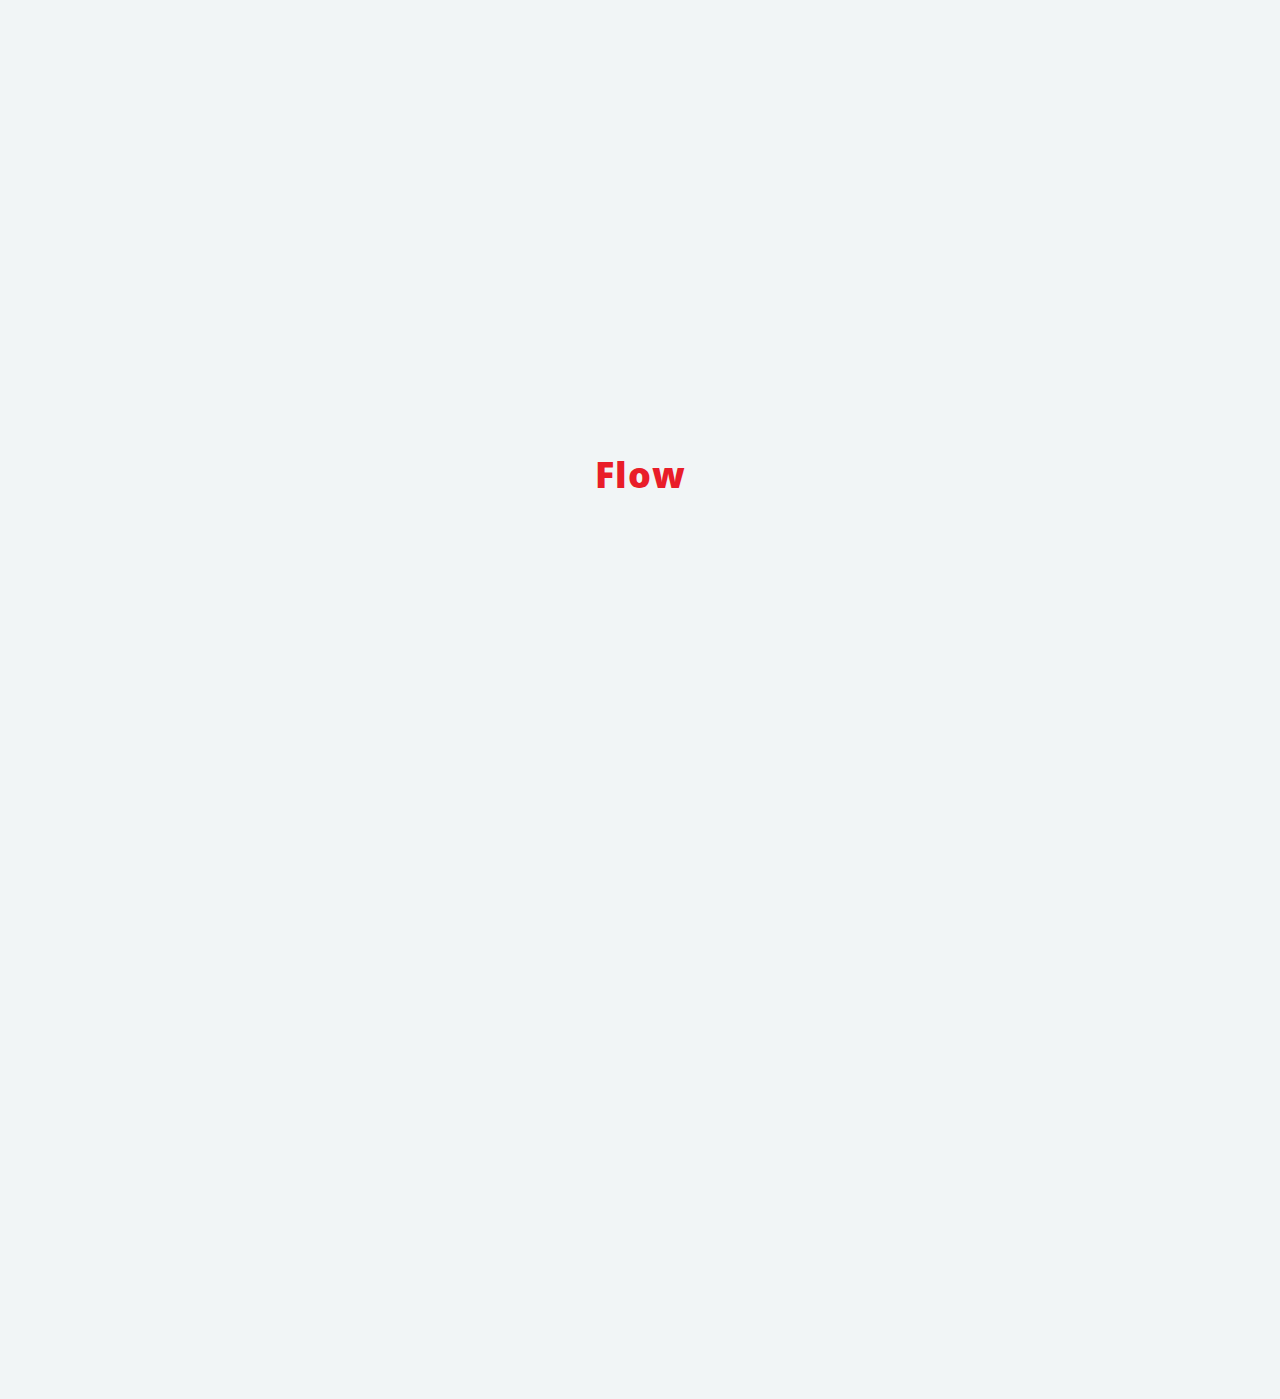
<file: index.html>
<!DOCTYPE html>
<html lang="en">
<head>
    <meta charset="UTF-8">
    <meta name="viewport" content="width=device-width, initial-scale=1.0">
    <meta http-equiv="X-UA-Compatible" content="ie=edge">
    <title>Flow</title>
    <link rel="stylesheet" href="assets/css/owl.carousel.min.css">
    <link rel="stylesheet" href="assets/css/owl.theme.default.min.css">
    <link rel="stylesheet" type="text/css" media="screen" href="assets/css/style.css" />
</head>
<body>
    <div class="splash-screen">
        <div class="splash-screen-font">Flow</div>
    </div>

    <div class="wrapper container no-padding">
        <div class="landing-slider owl-carousel owl-theme">
            <div class="item">
                <div class="slider-home-image" style="background-image:url('assets/images/people-1.jpg');"> 
                </div>
                <div class="slider-home-content">
                    <p class="slider-home-content-head">Welcome!</p>
                    <p class="slider-home-content-desc">Never ever think of giving up. Winners never quit and quitters never win.</p>
                </div>
            </div>
            <div class="item">
                <div class="slider-home-image" style="background-image:url('assets/images/people-2.jpg');"> 
                </div>
                <div class="slider-home-content">
                    <p class="slider-home-content-head">Hold your horses!</p>
                    <p class="slider-home-content-desc">Never ever think of giving up. Winners never quit and quitters never win.</p>
                </div>
            </div>
            <div class="item">
                <div class="slider-home-image" style="background-image:url('assets/images/people-1.jpg');"> 
                </div>
                <div class="slider-home-content">
                    <p class="slider-home-content-head">Hold your horses!</p>
                    <p class="slider-home-content-desc">Never ever think of giving up. Winners never quit and quitters never win.</p>
                </div>
            </div>
            <div class="item">
                <div class="slider-home-image" style="background-image:url('assets/images/people-2.jpg');"> 
                </div>
                <div class="slider-home-content">
                    <p class="slider-home-content-head">Hold your horses!</p>
                    <p class="slider-home-content-desc">Never ever think of giving up. Winners never quit and quitters never win.</p>
                </div>
            </div>
            <div class="item">
                <div class="slider-home-image" style="background-image:url('assets/images/people-1.jpg');"> 
                </div>
                <div class="slider-home-content">
                    <p class="slider-home-content-head">Hold your horses!</p>
                    <p class="slider-home-content-desc">Never ever think of giving up. Winners never quit and quitters never win.</p>
                    <div class="footer">
                        <a class="button-red" href="login.html">GET STARTED</a>
                    </div>
                </div>
            </div>
        </div>
    </div>

    <script src="assets/js/jquery.min.js"></script>
    <script src="assets/js/owl.carousel.js"></script>
    <script>
        $(document).ready(function(){
            $heigh = $(this).height();
            $h_login = $(".splash-screen>.splash-screen-font").height();
            $total = ($heigh-$h_login)/2;
            $(".splash-screen").css('padding-top',$total);
        });

        $(document).ready(function(){
            $(".landing-slider").owlCarousel();
        });

        function defaultHeight(){
            $(".splash-screen").css('padding-top',0);
            $(".splash-screen").css('display','none');
        }
        
        setTimeout(defaultHeight, 2000);

        $('.landing-slider').owlCarousel({
            loop: false,
            margin: 0,
            dots: true,
            items: 7,
            responsive:{
                0:{
                    items:1
                },
                600:{
                    items:1
                },
                1000:{
                    items:1
                }
            }
        })
    </script>
</body>
</html>
</file>
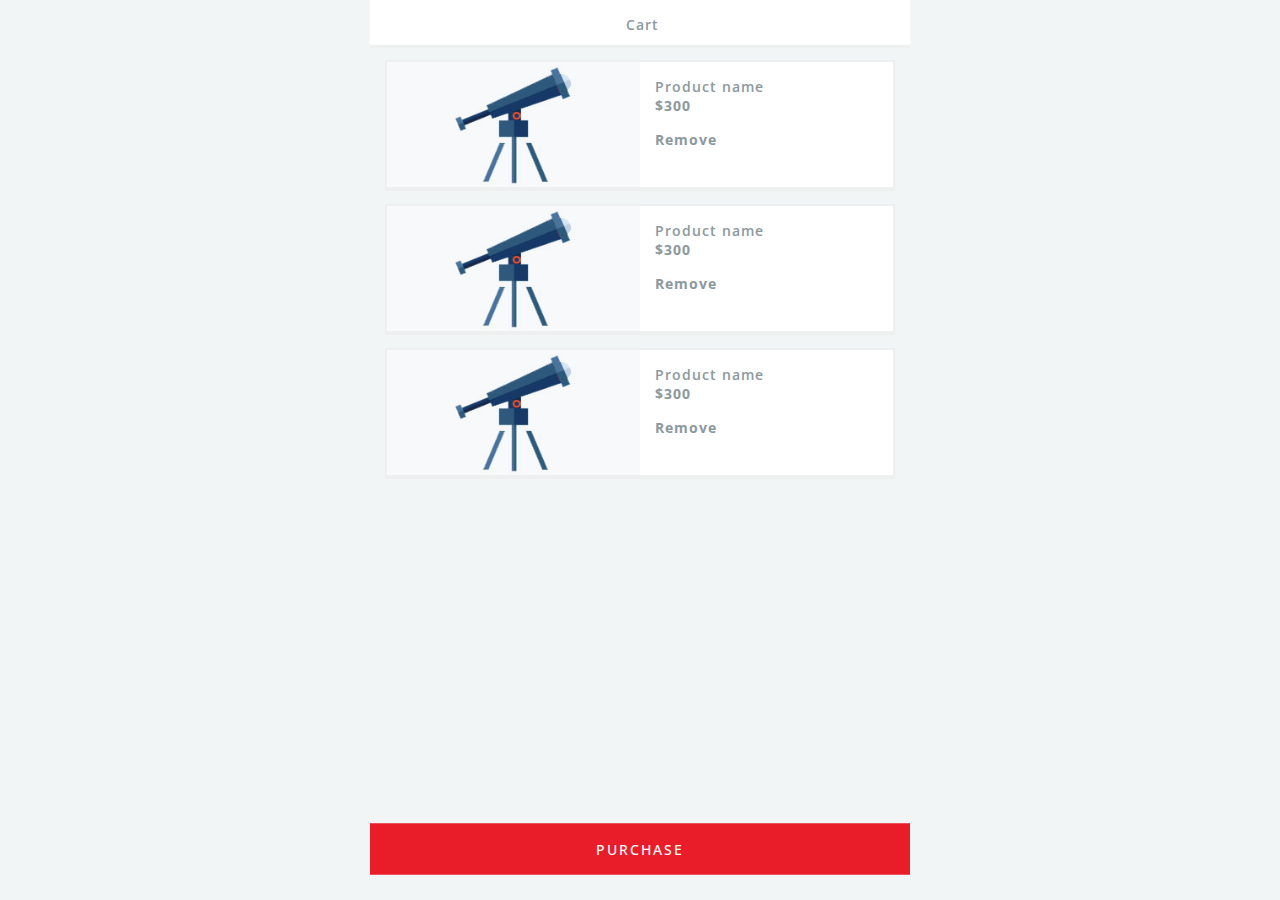
<file: cart.html>
<!DOCTYPE html>
<html lang="en">
<head>
    <meta charset="UTF-8">
    <meta name="viewport" content="width=device-width, initial-scale=1.0">
    <meta http-equiv="X-UA-Compatible" content="ie=edge">
    <title>Flow - Cart</title>
    <link rel="stylesheet" href="assets/css/owl.carousel.min.css">
    <link rel="stylesheet" href="assets/css/owl.theme.default.min.css">
    <link rel="stylesheet" type="text/css" media="screen" href="assets/css/style.css" />
    <link rel="stylesheet" href="https://use.fontawesome.com/releases/v5.5.0/css/all.css" integrity="sha384-B4dIYHKNBt8Bc12p+WXckhzcICo0wtJAoU8YZTY5qE0Id1GSseTk6S+L3BlXeVIU" crossorigin="anonymous">
</head>
<body>
    <header class="container no-padding header-white">
        <div class="header-container clearfix">
                <a class="header-icon-back pull-left" href="home.html">
                        <i class="fa fa-angle-left"></i>
                    </a>
            <span class="header-title">
                Cart
            </span>
        </div>
    </header>
    <div class="container no-padding">
        <div class="section-product">
            <div class="column-cart">
                <div class="card-box-cart">
                    <div class="card-box-cart-img" style="background-image:url('assets/images/product-1.jpg');"></div>
                    <div class="card-box-cart-detail">
                        <div class="card-box-cart-title">Product name</div>
                        <div class="card-box-cart-price">$300</div>
                        <a class="cart-remove" href="#">Remove</a>
                    </div>
                </div>
            </div>
            <div class="column-cart">
                <div class="card-box-cart">
                    <div class="card-box-cart-img" style="background-image:url('assets/images/product-1.jpg');"></div>
                    <div class="card-box-cart-detail">
                        <div class="card-box-cart-title">Product name</div>
                        <div class="card-box-cart-price">$300</div>
                        <a class="cart-remove" href="#">Remove</a>
                    </div>
                </div>
            </div>
            <div class="column-cart">
                <div class="card-box-cart">
                    <div class="card-box-cart-img" style="background-image:url('assets/images/product-1.jpg');"></div>
                    <div class="card-box-cart-detail">
                        <div class="card-box-cart-title">Product name</div>
                        <div class="card-box-cart-price">$300</div>
                        <a class="cart-remove" href="#">Remove</a>
                    </div>
                </div>
            </div>
        </div>
    </div>
    <div class="container purchase-button footer">
        <a class="button-red" href="home.html">PURCHASE</a>
    </div>

    <script src="assets/js/jquery.min.js"></script>
    <script src="assets/js/owl.carousel.js"></script>

    <script>
        $(document).ready(function(){
            $documentHeight2 = jQuery(document).height();
            $screenHeight2 = jQuery(window).height();
            if($documentHeight2 > $screenHeight2){
                $('.purchase-button').removeClass('footer');
            }
        });
    </script>
</body>
</html>
</file>
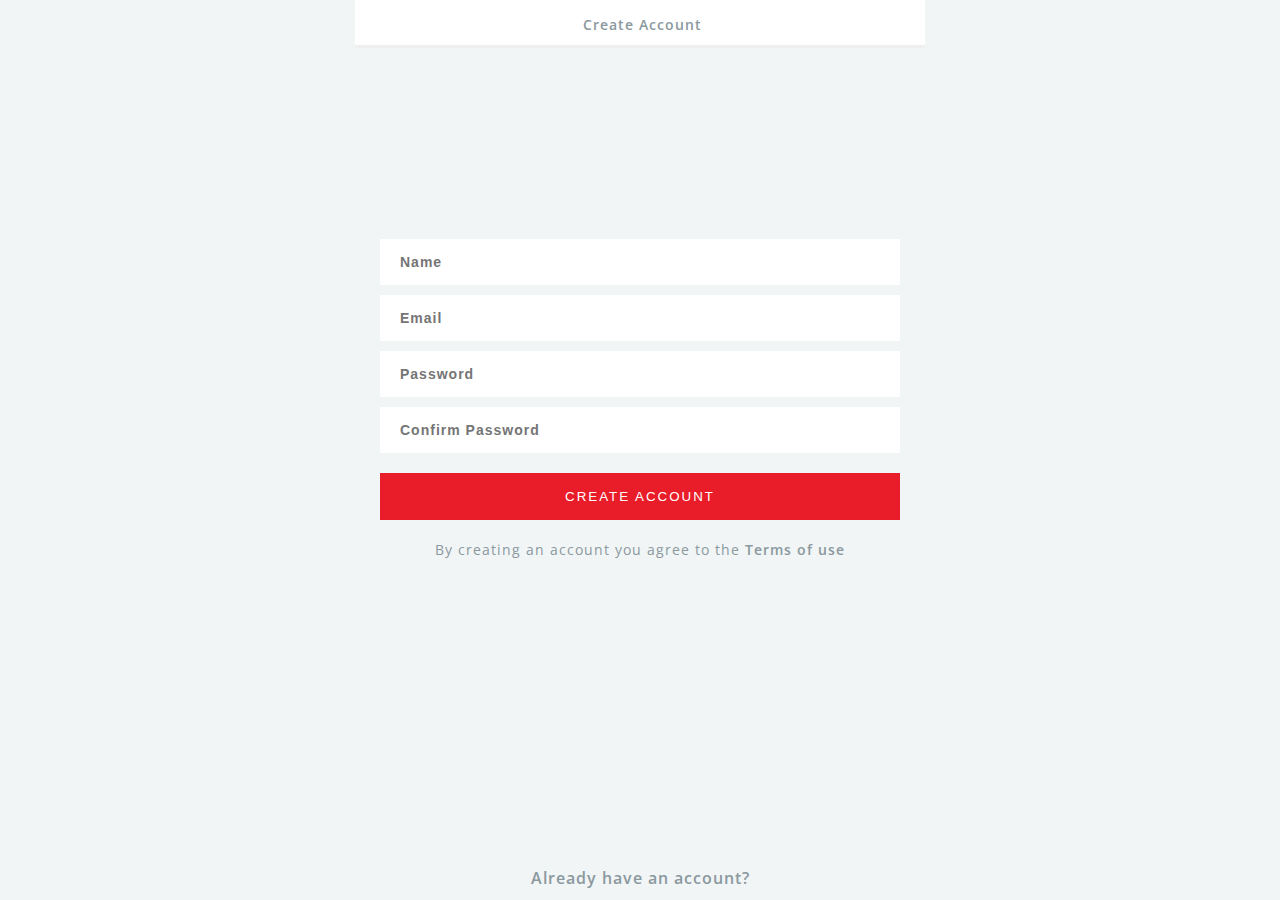
<file: create-account.html>
<!DOCTYPE html>
<html lang="en">
<head>
    <meta charset="UTF-8">
    <meta name="viewport" content="width=device-width, initial-scale=1.0">
    <meta http-equiv="X-UA-Compatible" content="ie=edge">
    <title>Flow - Create Account</title>
    <link rel="stylesheet" href="assets/css/owl.carousel.min.css">
    <link rel="stylesheet" href="assets/css/owl.theme.default.min.css">
    <link rel="stylesheet" type="text/css" media="screen" href="assets/css/style.css" />
    <link rel="stylesheet" href="https://use.fontawesome.com/releases/v5.5.0/css/all.css" integrity="sha384-B4dIYHKNBt8Bc12p+WXckhzcICo0wtJAoU8YZTY5qE0Id1GSseTk6S+L3BlXeVIU" crossorigin="anonymous">
</head>
<body>
    <header class="container header-white">
        <div class="header-container clearfix">
            <a class="header-icon-back pull-left" href="login.html">
                <i class="fa fa-angle-left"></i>
            </a>
            <span class="header-title">
                Create Account
            </span>
        </div>
    </header>
        
    <div class="form-wrapper container">
        <div class="form-login-register">
            <form action="login.html" method="post">
                <div class="form-input">
                    <input type="text" class="form" name="yourname" placeholder="Name">
                </div>
                <div class="form-input">
                    <input type="email" class="form" name="email" placeholder="Email">
                </div>
                <div class="form-input">
                    <input type="password" class="form" name="pass" placeholder="Password">
                </div>
                <div class="form-input">
                    <input type="password" class="form" name="confirm-pass" placeholder="Confirm Password">
                </div>

                <button type="submit" name="submit_form" class="button-red-submit">CREATE ACCOUNT</button>

                <p class="text-link">
                    By creating an account you agree to the <a href="#" class="white">Terms of use</a>
                </p>
            </form>
        </div>
        <div class="footer">
            <div class="text-link-big"><a href="login.html" class="white">Already have an account?</a></div>
        </div>

    </div>

    <script src="assets/js/jquery.min.js"></script>
    <script src="assets/js/owl.carousel.js"></script>
    <script>
        $(document).ready(function(){
            $heigh = $(this).height();
            $h_login = $(".form-wrapper").height();
            $total = ($heigh-$h_login)/3;
            $(".form-wrapper").css('padding-top',$total);
        });
    </script>
</body>
</html>
</file>
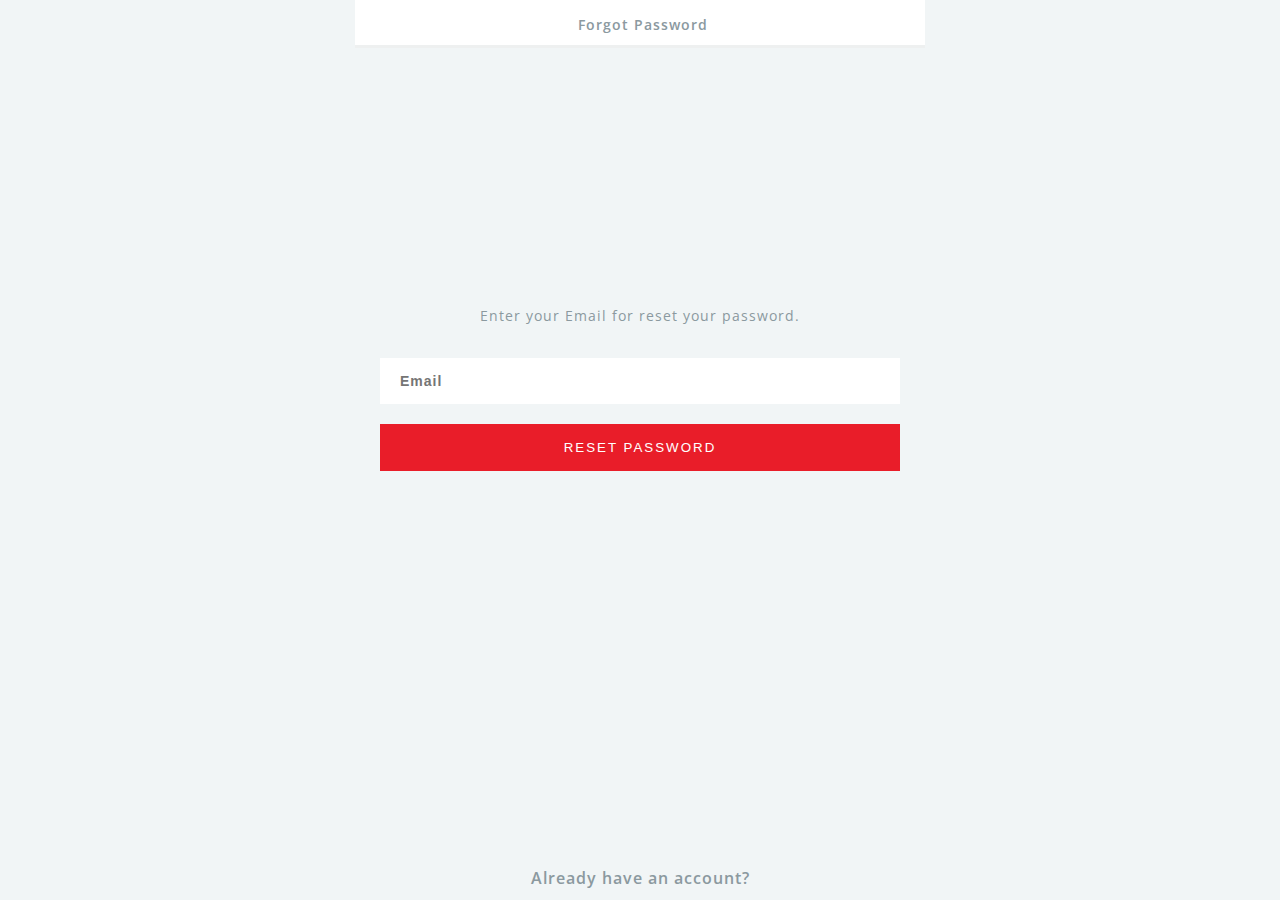
<file: forgot-password.html>
<!DOCTYPE html>
<html lang="en">
<head>
    <meta charset="UTF-8">
    <meta name="viewport" content="width=device-width, initial-scale=1.0">
    <meta http-equiv="X-UA-Compatible" content="ie=edge">
    <title>Flow - Forgot Password</title>
    <link rel="stylesheet" href="assets/css/owl.carousel.min.css">
    <link rel="stylesheet" href="assets/css/owl.theme.default.min.css">
    <link rel="stylesheet" type="text/css" media="screen" href="assets/css/style.css" />
    <link rel="stylesheet" href="https://use.fontawesome.com/releases/v5.5.0/css/all.css" integrity="sha384-B4dIYHKNBt8Bc12p+WXckhzcICo0wtJAoU8YZTY5qE0Id1GSseTk6S+L3BlXeVIU" crossorigin="anonymous">
</head>
<body>
    <header class="container header-white">
        <div class="header-container clearfix">
            <a class="header-icon-back pull-left" href="login.html">
                <i class="fa fa-angle-left"></i>
            </a>
            <span class="header-title">
                Forgot Password
            </span>
        </div>
    </header>
        
    <div class="form-wrapper container">
        <div class="form-login-register">
                <p class="text-link">
                    Enter your Email for reset your password.<br><br>
                </p>
            <form action="login.html" method="post">
                <div class="form-input">
                    <input type="email" class="form" name="email" placeholder="Email">
                </div>

                <button type="submit" name="submit_form" class="button-red-submit">RESET PASSWORD</button>
            </form>
        </div>
        <div class="footer">
            <div class="text-link-big"><a href="login.html" class="white">Already have an account?</a></div>
        </div>

    </div>

    <script src="assets/js/jquery.min.js"></script>
    <script src="assets/js/owl.carousel.js"></script>
    <script>
        $(document).ready(function(){
            $heigh = $(this).height();
            $h_login = $(".form-wrapper").height();
            $total = ($heigh-$h_login)/3;
            $(".form-wrapper").css('padding-top',$total);
        });
    </script>
</body>
</html>
</file>
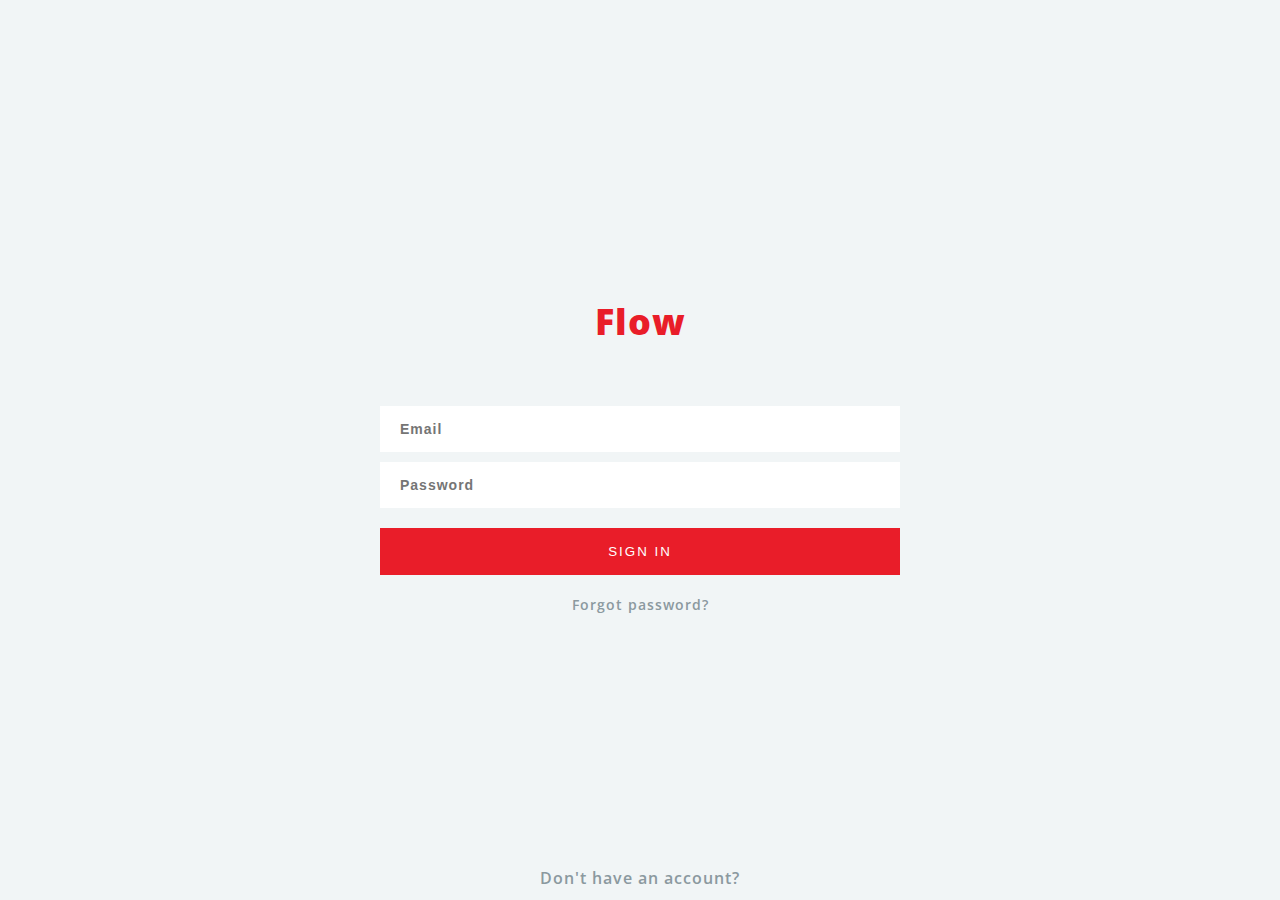
<file: login.html>
<!DOCTYPE html>
<html lang="en">
<head>
    <meta charset="UTF-8">
    <meta name="viewport" content="width=device-width, initial-scale=1.0">
    <meta http-equiv="X-UA-Compatible" content="ie=edge">
    <title>Flow - Login</title>
    <link rel="stylesheet" href="assets/css/owl.carousel.min.css">
    <link rel="stylesheet" href="assets/css/owl.theme.default.min.css">
    <link rel="stylesheet" type="text/css" media="screen" href="assets/css/style.css" />
</head>
<body>
    <div class="container">
        <div class="flow-logo">Flow</div>
        <div class="form-login-register">
            <form action="home.html" method="post">
                <div class="form-input">
                    <input type="email" class="form" name="email" placeholder="Email">
                </div>
                <div class="form-input">
                    <input type="password" class="form" name="pass" placeholder="Password">
                </div>

                <button type="submit" name="submit_form" class="button-red-submit">SIGN IN</button>

                <p class="text-link"><a href="forgot-password.html" class="white">Forgot password?</a></p>
            </form>
        </div>
        <div class="footer">
            <div class="text-link-big"><a href="create-account.html" class="white">Don't have an account?</a></div>
        </div>
    </div>

    <script src="assets/js/jquery.min.js"></script>
    <script src="assets/js/owl.carousel.js"></script>
    <script>
        $(document).ready(function(){
            $heigh = $(this).height();
            $h_login = $(".container").height();
            $total = ($heigh-$h_login)/2;
            $(".container").css('padding-top',$total);
        });
    </script>
</body>
</html>
</file>
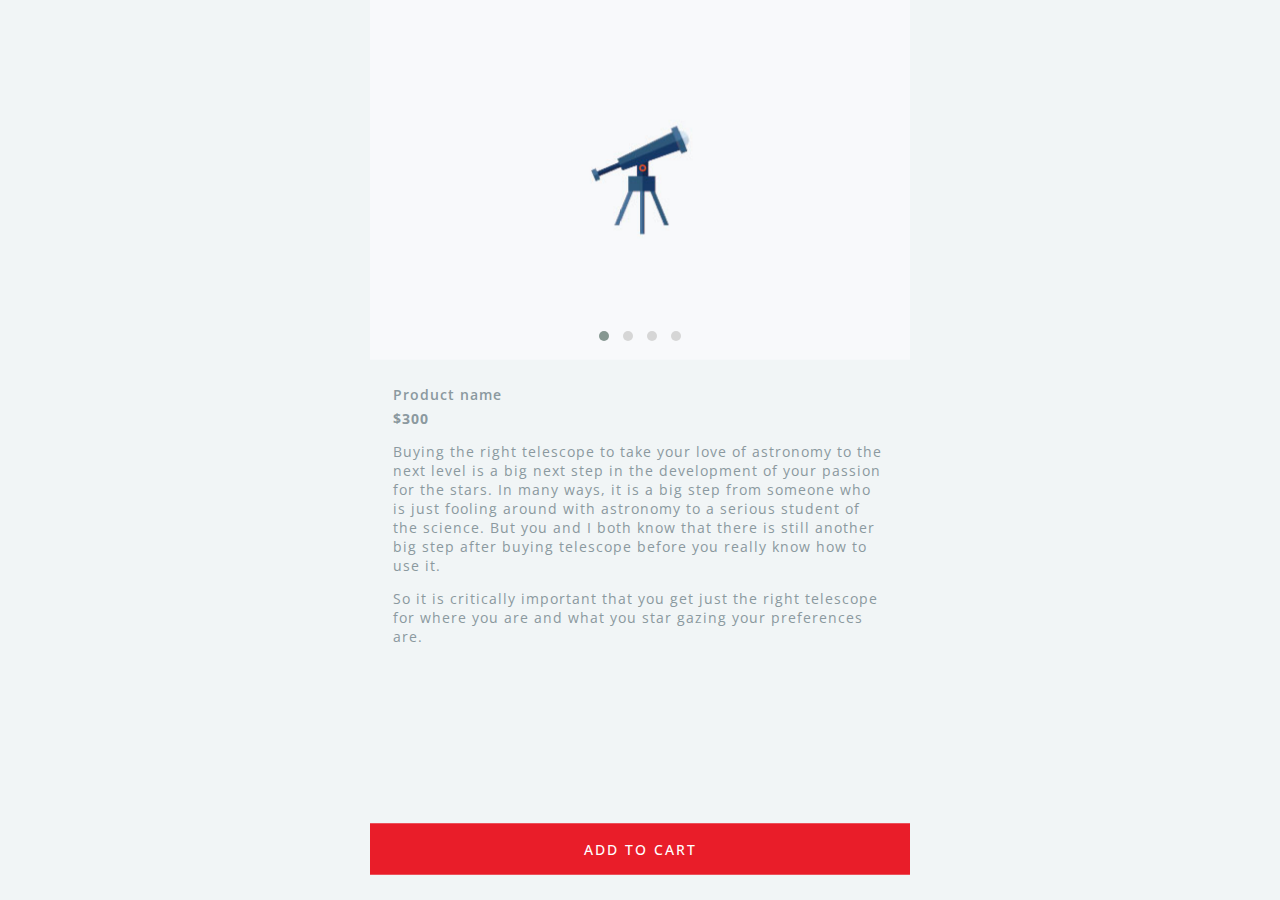
<file: product-detail.html>
<!DOCTYPE html>
<html lang="en">
<head>
    <meta charset="UTF-8">
    <meta name="viewport" content="width=device-width, initial-scale=1.0">
    <meta http-equiv="X-UA-Compatible" content="ie=edge">
    <title>Flow - Product Details</title>
    <link rel="stylesheet" href="assets/css/owl.carousel.min.css">
    <link rel="stylesheet" href="assets/css/owl.theme.default.min.css">
    <link rel="stylesheet" type="text/css" media="screen" href="assets/css/style.css" />
    <link rel="stylesheet" href="https://use.fontawesome.com/releases/v5.5.0/css/all.css" integrity="sha384-B4dIYHKNBt8Bc12p+WXckhzcICo0wtJAoU8YZTY5qE0Id1GSseTk6S+L3BlXeVIU" crossorigin="anonymous">
</head>
<body>
    <div class="detail-product-wrapper">
    <div class="container no-padding" style="position:relative;">
        <header class="container header-transparent">
            <div class="header-container clearfix">
                <a class="header-icon-back pull-left" href="home.html">
                    <i class="fa fa-angle-left"></i>
                </a>
                <a class="header-icon-cart pull-right" href="cart.html">
                    <i class="fa fa-shopping-cart"></i>
                </a>
            </div>
        </header>
        <div class="home-slider owl-carousel owl-theme">
            <div class="item">
                <div class="home-slider-image" style="background-image:url('assets/images/product-detail-slider.jpg');"> 
                </div>
            </div>
            <div class="item">
                <div class="home-slider-image" style="background-image:url('assets/images/product-detail-slider.jpg');"> 
                </div>
            </div>
            <div class="item">
                <div class="home-slider-image" style="background-image:url('assets/images/product-detail-slider.jpg');"> 
                </div>
            </div>
            <div class="item">
                <div class="home-slider-image" style="background-image:url('assets/images/product-detail-slider.jpg');"> 
                </div>
            </div>
        </div>
    </div>
    <div class="container no-padding">
        <div class="section-product">
            <div class="card-box-product-detail">
                <div class="card-box-product-title">Product name</div>
                <div class="card-box-product-price">$300</div>
                <div class="card-box-product-desc">
                    <p>Buying the right telescope to take your love of astronomy to the next level is a big next step
                    in the development of your passion for the stars. In many ways, it is a big step from someone who
                    is just fooling around with astronomy to a serious student of the science. But you and I both
                    know that there is still another big step after buying telescope before you really know how to use it.</p>

                    <p>So it is critically  important that you get just the right telescope for where you are and what you star
                    gazing your preferences are.</p>
                </div>
            </div>
        </div>
    </div>
    <div class="container addcart-button footer">
        <a class="button-red" href="cart.html">ADD TO CART</a>
    </div>
</div>

    <script src="assets/js/jquery.min.js"></script>
    <script src="assets/js/owl.carousel.js"></script>

    <script>
        $(document).ready(function(){
            $(".home-slider").owlCarousel();
        });

        $('.home-slider').owlCarousel({
            loop: false,
            margin: 0,
            dots: true,
            items: 7,
            responsive:{
                0:{
                    items:1
                },
                600:{
                    items:1
                },
                1000:{
                    items:1
                }
            }
        });

        $(document).ready(function(){
            $documentHeight = jQuery(document).height();
            $screenHeight = jQuery(window).height();
            if($documentHeight > $screenHeight){
                $('.addcart-button').removeClass('footer');
            }
        });

         
    </script>
</body>
</html>
</file>
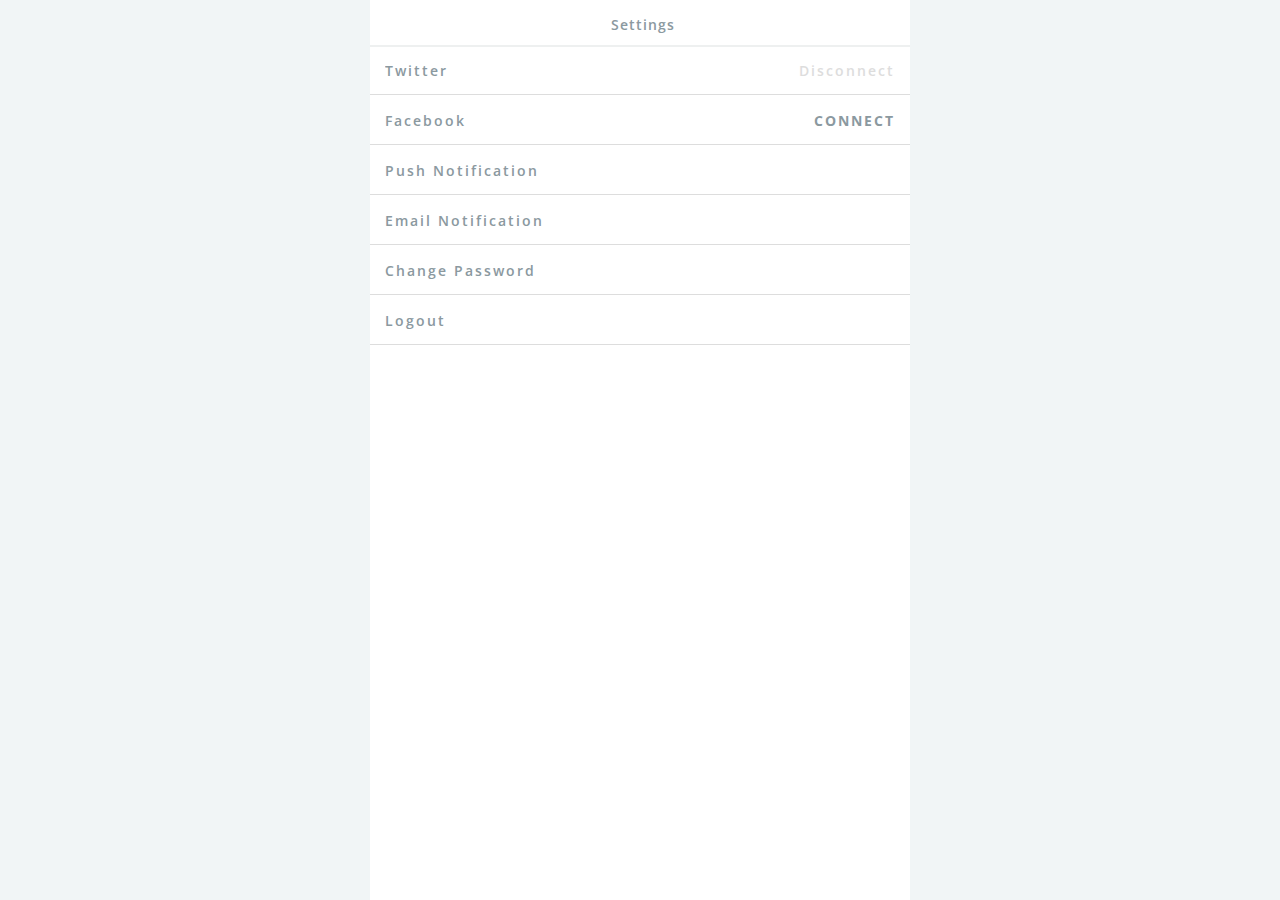
<file: setting.html>
<!DOCTYPE html>
<html lang="en">
<head>
    <meta charset="UTF-8">
    <meta name="viewport" content="width=device-width, initial-scale=1.0">
    <meta http-equiv="X-UA-Compatible" content="ie=edge">
    <title>Flow - Settings</title>
    <link rel="stylesheet" href="assets/css/owl.carousel.min.css">
    <link rel="stylesheet" href="assets/css/owl.theme.default.min.css">
    <link rel="stylesheet" type="text/css" media="screen" href="assets/css/style.css" />
    <link rel="stylesheet" href="https://use.fontawesome.com/releases/v5.5.0/css/all.css" integrity="sha384-B4dIYHKNBt8Bc12p+WXckhzcICo0wtJAoU8YZTY5qE0Id1GSseTk6S+L3BlXeVIU" crossorigin="anonymous">
</head>
<body>
<div class="container no-padding wrap-setting">    
    <header class="container no-padding header-white">
        <div class="header-container clearfix">
                <a class="header-icon-back pull-left" href="home.html">
                        <i class="fa fa-angle-left"></i>
                    </a>
            <span class="header-title">
                Settings
            </span>
        </div>
    </header>
    <div class="container no-padding">
        <div class="panel-setting">
            <a class="no-hvr" href="#">
                <div class="panel-heading">
                    <div class="clearfix">
                        <p class="panel-title pull-left">
                            Twitter
                        </p>
                        <div class="pull-right">
                            <p class="subtitle-light">
                                Disconnect
                            </p>
                        </div>
                    </div>
                </div>
            </a>
            <a class="no-hvr" href="#">
                <div class="panel-heading">
                    <div class="clearfix">
                        <p class="panel-title pull-left">
                            Facebook
                        </p>
                        <div class="pull-right">
                            <p class="subtitle-bold">
                                CONNECT
                            </p>
                        </div>
                    </div>
                </div>
            </a>
            <a class="no-hvr" href="#">
                <div class="panel-heading">
                    <div class="clearfix">
                        <p class="panel-title pull-left">
                            Push Notification
                        </p>
                        <div class="pull-right">
                            <p class="subtitle-bold">
                                <i class="fa fa-angle-right"></i>
                            </p>
                        </div>
                    </div>
                </div>
            </a>
            <a class="no-hvr" href="#">
                <div class="panel-heading">
                    <div class="clearfix">
                        <p class="panel-title pull-left">
                            Email Notification
                        </p>
                        <div class="pull-right">
                            <p class="subtitle-bold">
                                <i class="fa fa-angle-right"></i>
                            </p>
                        </div>
                    </div>
                </div>
            </a>
            <a class="no-hvr" href="#">
                <div class="panel-heading">
                    <div class="clearfix">
                        <p class="panel-title pull-left">
                            Change Password
                        </p>
                        <div class="pull-right">
                            <p class="subtitle-bold">
                                <i class="fa fa-angle-right"></i>
                            </p>
                        </div>
                    </div>
                </div>
            </a>
            <a class="no-hvr" href="index.html">
                <div class="panel-heading">
                    <div class="clearfix">
                        <p class="panel-title pull-left">
                            Logout
                        </p>
                    </div>
                </div>
            </a>

            
        </div>
    </div>
</div>
    <script src="assets/js/jquery.min.js"></script>
    <script src="assets/js/owl.carousel.js"></script>
</body>
</html>
</file>
<file: assets/css/style.css>
@import url('https://fonts.googleapis.com/css?family=Open+Sans:300,400,500,600,700,800');


body, html{
    font-family: 'Open Sans', sans-serif;
    font-size: 14px;
    letter-spacing: 1px;
    color: #8b999f;
    background-color: #f1f5f6;
    height: 100%;
    margin: 0;
}

/* body{
    background-color: #fff;
} */

.splash-screen{
    position: relative;
    background-color: #f1f5f6;
    z-index: 1;
    animation: moment-on 1s linear 5s;
    animation-fill-mode: forwards;
}

.splash-screen-font, .flow-logo{
    color:#e91d29;
    font-weight: 800;
    font-size: 36px;
    text-align: center;
}

.flow-logo{
    margin-bottom: 60px;
}

.wrapper{
    opacity: 0;
    animation: moment-off 0s linear 3s;
    animation-fill-mode: forwards;
}

@keyframes moment-on {
    from {opacity: 1;} 
    10% {opacity: 0.1;}
    to {opacity: 0;}
 }
 
 @keyframes moment-off {
    from {opacity: 0;} 
    to {opacity: 1;}
 }

 .wrap{
    transition: margin-left .5s;
 }

 .container {
    /* width: 100%; */
    padding-right: 15px;
    padding-left: 15px;
    margin-right: auto;
    margin-left: auto
}

@media (min-width:576px) {
    .container {
        max-width: 540px;
    }
}

@media (min-width:768px) {
    .container {
        max-width: 540px;
    }
}

@media (min-width:992px) {
    .container {
        max-width: 540px;
    }
}

@media (min-width:1200px) {
    .container {
        max-width: 540px;
    }
}

.img-resp{
    width: 100%;
    height: 100%;
}

.no-padding{
    padding:0;
}

/*SLIDER*/
.landing-slider.owl-carousel.owl-theme .owl-dots {
    position: absolute;
    top: 0px;
    width: 100%;
    margin: auto;
}

.landing-slider.owl-carousel .item{
    height: 100vh;
}

.home-slider.owl-carousel .item{
    height: 40vh;
}

.home-slider-image{
    height: 100%;
    width: 100%;
    background-position: center;
    background-size: cover;
}

.home-slider.owl-carousel.owl-theme .owl-dots {
    position: absolute;
    bottom: 0px;
    width: 100%;
    margin: auto;
}

.home-slider.owl-carousel.owl-theme .owl-nav.disabled+.owl-dots {
    margin-bottom: 10px;
}
/* .owl-theme .owl-dots .owl-dot span {
    width: 5px;
    height: 5px;
    margin: 2.5px 2.5px;
    background: #D6D6D6;
    display: block;
    -webkit-backface-visibility: visible;
    transition: opacity .2s ease;
    border-radius: 30px;
} */

.landing-slider.owl-carousel.owl-theme .owl-nav.disabled+.owl-dots {
    margin-top: 25px;
}

.slider-home-image{
    height: 70%;
    width: 100%;
    background-position: center;
    background-size: cover;
}

.slider-home-content{
    height: calc(30% - 40px);
    padding: 20px;
    background-color: #fff;
    color: #8b999f;
    text-align: center;
}

.slider-home-content-head{
    font-size: 16px;
    font-weight: 700;
    padding: 0 30px;
    margin-top: 0px;
    margin-bottom: 5px;

}

.slider-home-content-desc{
    font-size: 14px;
    padding: 0 30px;
    margin-top: 0px;
    margin-bottom: 15px;
}

.button-red, button.button-red, button.button-red-submit{
    display: block;
    padding: 15px;
    background-color: #e91d29;
    color: #fff;
    font-weight: 500;
    border: 1px solid #e91d29;
    letter-spacing: 2px;
    text-decoration: none;
    text-transform: uppercase;
    -webkit-transition: all 0.3s ease-in-out;
    -moz-transition: all 0.3s ease-in-out;
    -ms-transition: all 0.3s ease-in-out;
    -o-transition: all 0.3s ease-in-out;
    transition: all 0.3s ease-in-out;
}

button.button-red{
    width: 100%;
    cursor: pointer;
}

button.button-red-submit{
    margin: 20px 0;
    width: 100%;
    cursor: pointer;
}

.button-red:hover{
    display: block;
    padding: 15px;
    background-color: #fff;
    color: #e91d29;
    font-weight: 500;
    border: 1px solid #e91d29;
    letter-spacing: 2px;
    text-decoration: none;
    text-transform: uppercase;
}

.button-red-submit:hover{
    margin: 20px 0;
    display: block;
    padding: 15px;
    background-color: #fff;
    color: #e91d29;
    font-weight: 500;
    border: 1px solid #e91d29;
    letter-spacing: 2px;
    text-decoration: none;
    text-transform: uppercase;
}

.form-login-register{
    text-align: center;
    padding: 0 10px;
}

.form-input input{
    padding: 15px 20px;
    border: none;
    margin-bottom: 10px;
    display: block;
    width: calc(100% - 40px);
    font-weight: 700;
    font-size: 14px;
    letter-spacing: 1px;
}

.text-link a{
    text-decoration: none;
    color: #8b999f;
    font-weight: 600;
    -webkit-transition: all 0.3s ease-in-out;
    -moz-transition: all 0.3s ease-in-out;
    -ms-transition: all 0.3s ease-in-out;
    -o-transition: all 0.3s ease-in-out;
    transition: all 0.3s ease-in-out;
}

.text-link-big a{
    text-decoration: none;
    color: #8b999f;
    font-weight: 600;
    font-size: 16px;
    -webkit-transition: all 0.3s ease-in-out;
    -moz-transition: all 0.3s ease-in-out;
    -ms-transition: all 0.3s ease-in-out;
    -o-transition: all 0.3s ease-in-out;
    transition: all 0.3s ease-in-out;
}

.text-link a:hover, .text-link-big a:hover{
    text-decoration: none;
    color: #e91d29;
    font-weight: 600;
}

.footer{
    text-align: center;
    width: calc(100% - 30px);
    position: absolute;
    bottom: 0;
    left: 50%;
    transform: translate(-50%, -50%);
}

.addcart-button,.purchase-button{
    text-align: center;
    /* width: 100%; */
}

.header-container{
    padding: 15px 10px 0px 15px;
    text-align: center;
    font-weight: 600;
    color: #8b999f;
}
.header-white {
    height: 45px;
    /* width: 100%; */
    /* padding: 15px 10px 0px 15px; */
    background-color: #fff;
    -webkit-box-shadow: 0px 3px 0px 0px #eef0f0;
    -moz-box-shadow: 0px 3px 0px 0px #eef0f0;
    box-shadow: 0px 3px 0px 0px #eef0f0;
}

.header-transparent {
    height: 45px;
    /* padding: 15px 10px 0px 15px; */
    width: calc(100% - 25px);
    position: absolute;
    top: 0;
    z-index: 2;
}

.pull-right {
    float: right !important;
}

.pull-left {
    float: left !important;
}

.clearfix{
    overflow: auto;
}

.header-icon-back,.header-icon-cart,.header-icon-menu{
    color:#8b999f;
    font-size: 20px;
    -webkit-transition: all 0.3s ease-in-out;
    -moz-transition: all 0.3s ease-in-out;
    -ms-transition: all 0.3s ease-in-out;
    -o-transition: all 0.3s ease-in-out;
    transition: all 0.3s ease-in-out;
}

.header-icon-back:hover,.header-icon-cart:hover,.header-icon-menu:hover{
    color:#e91d29;
    font-size: 20px;
}

.side-navbar{
    height: 100%;
    width: 0px;
    background-color: #CCD4D5;
    color: #fff;
    font-size: 16px;
    letter-spacing: 5px;
    position: fixed;
    z-index: 5;
    top: 0;
    left: 0;
    padding-top: 20px;
    padding-bottom: 20px;
    margin: auto;
    overflow-x: hidden;
    transition: 0.5s;
    -webkit-transition: 0.5s;
    -moz-transition: 0.5s;
    -ms-transition: 0.5s;
    -o-transition: 0.5s;
}

.side-navbar li{
    padding: 10px 20px 10px 20px;
    text-decoration: none;
    font-size: 25px;
    color: #fff;
    display: block;
    transition: 0.3s;
}

.side-navbar li a {
    padding: 8px 8px 8px 32px;
    text-decoration: none;
    font-size: 22px;
    color: #fff;
    display: block;
    transition: 0.3s;
}

.sidenav li a:hover {
    color: #f1f1f1;
}

.section-product{
    padding: 15px 7.5px;
}

.column-product{
    -webkit-box-sizing: border-box;
    -moz-box-sizing: border-box;
    box-sizing: border-box;
}

.column-product{
    position: relative;
    min-height: 1px;
}

.column-product{
    float: left;
}

.column-product{
    width: 50%; 
}

@media(max-width:360px){
    .column-product{
        width: 100%; 
    }
}

.column-product{
    padding: 0px 7.5px;
}

.column-product>a{
    text-decoration: none;
    color: #8b999f;
}

.card-box-product{
    border: 2px solid #eef0f0;
    margin-bottom: 15px;
    background: #fff;
    -webkit-box-shadow: 0px 2px 0px 0px #eef0f0;
    -moz-box-shadow: 0px 2px 0px 0px #eef0f0;
    box-shadow: 0px 2px 0px 0px #eef0f0;
}

.card-box-product-img{
    min-height: 175px;
    height: 100%;
    width: 100%;
    background-position: center;
    background-size: cover;
}

.card-box-product-detail{
    position: relative;
    padding: 10px 15px 10px 15px;
}

.card-box-product-title{
    font-weight: 600;
    color: #8b999f;
    margin-bottom: 5px;
    text-decoration: none;
    transition: 0.5s;
    -webkit-transition: 0.5s;
    -moz-transition: 0.5s;
    -ms-transition: 0.5s;
    -o-transition: 0.5s;
}

.card-box-product-title:hover{
    color: #e91d29;
}

.card-box-product-price{
    font-weight: 700;
}

.card-box-product-desc{
    padding-bottom: 20px;
}

.column-cart{
    -webkit-box-sizing: border-box;
    -moz-box-sizing: border-box;
    box-sizing: border-box;
}

.column-cart{
    position: relative;
    min-height: 1px;
}

.column-cart{
    float: left;
}

.column-cart{
    width: 100%; 
}

.card-box-cart{
    height: 100px;
    border: 2px solid #eef0f0;
    margin-bottom: 15px;
    background: #fff;
    -webkit-box-shadow: 0px 2px 0px 0px #eef0f0;
    -moz-box-shadow: 0px 2px 0px 0px #eef0f0;
    box-shadow: 0px 2px 0px 0px #eef0f0;
}


.card-box-cart-img, .card-box-cart-detail{
    -webkit-box-sizing: border-box;
    -moz-box-sizing: border-box;
    box-sizing: border-box;
}

.card-box-cart-img, .card-box-cart-detail{
    position: relative;
    min-height: 1px;
}

.card-box-cart-img, .card-box-cart-detail{
    float: left;
}

.card-box-cart-img, .card-box-cart-detail{
    width: 50%;
    height: 100px;
    /* height: 100%; */
    background-position: center;
    background-size: cover;
}

@media(min-width:414px){
    .card-box-cart{
        height: 125px;
    }

    .card-box-cart-img, .card-box-cart-detail{
        height: 125px;
    }
}

.card-box-cart-detail{
    padding: 15px;
}
.column-cart{
    padding: 0px 7.5px;
}

.card-box-cart-price {
    font-weight: 700;
    margin-bottom: 15px;
}

.card-box-cart-title {
    font-weight: 600;
}

a.cart-remove{
    text-decoration: none;
    font-weight: 700;
    color:#8b999f;
    margin-top: 5px;
}

.closebtn {
    position: absolute;
    top: 0;
    right: 4px;
    font-size: 36px !important;
    margin-left: 50px;
    line-height: 1;
}

.pannel-setting-item{
    padding: 15px;
}

.wrap-setting{
    background-color: #fff;
    height: 100vh;
}

a.no-hvr:hover,a.no-hvr:active,a.no-hvr:focus{
    text-decoration: none;
}
a.no-hvr{
    color:inherit;
}

.panel-heading{
    background-color: #fff;
    margin-top: 2px;
    padding-left: 15px;
    padding-right: 15px;
    font-weight: 600;
    letter-spacing: 2px;
    border-bottom: 1px solid #ddd;
}
.panel-heading:first-child{
    margin-top: 2px;
}

.subtitle-bold{
    font-weight: 700;
}

.subtitle-light{
    color: #ddd;
}
</file>
